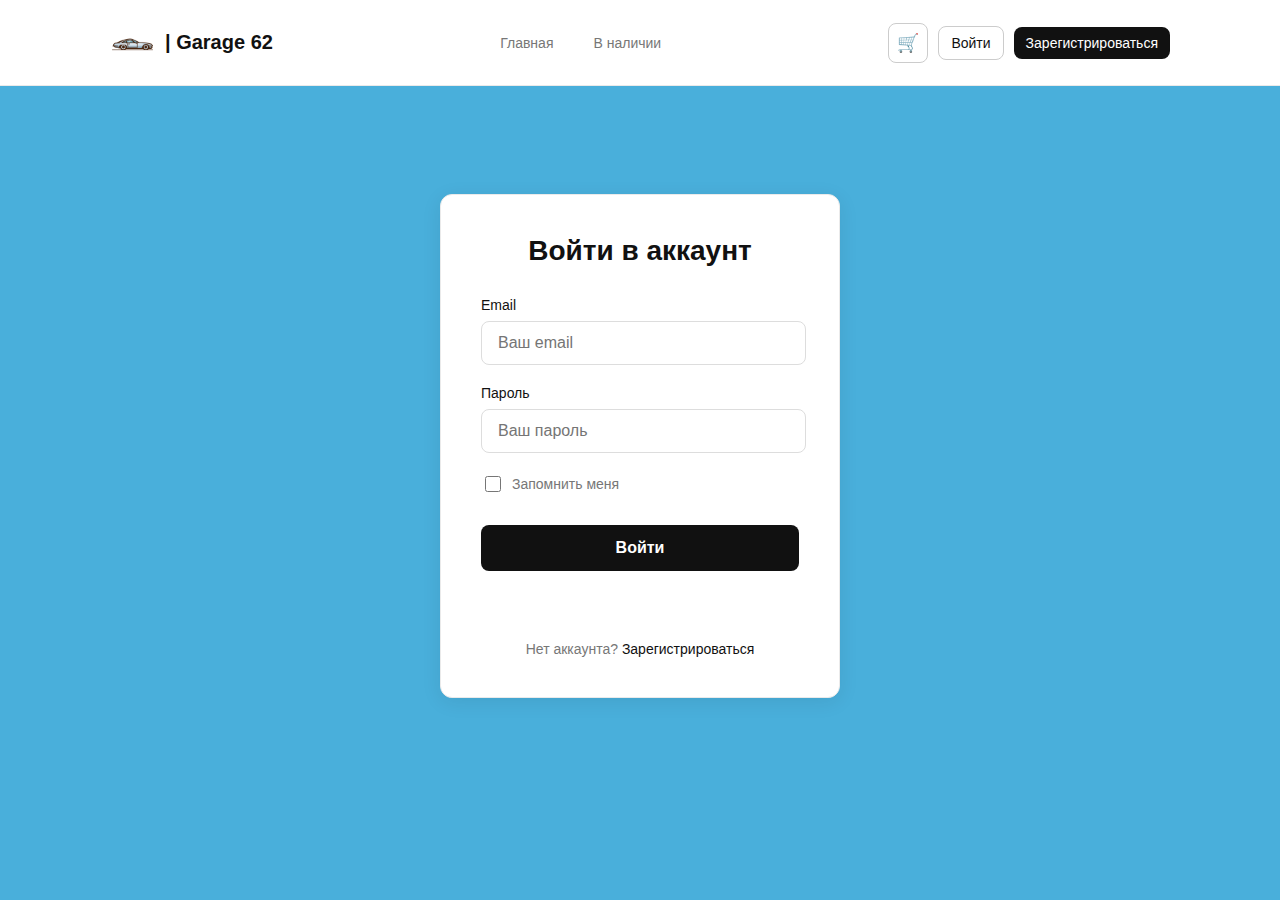
<file: login.html>
<!DOCTYPE html>
<html lang="ru">
<head>
  <meta charset="UTF-8">
  <title>Войти — Garage 62</title>
  <link rel="stylesheet" type="text/css" href="style.min.css">
  <link rel="icon" type="image/x-icon" href="images/62.png">
</head>
<body>
  <header class="site-header">
    <div class="container header-inner">
      <a href="index.html" class="logo"><img src="images/icon.png" alt=""> | Garage 62</a>
      <nav class="main-nav">
        <a href="index.html" class="nav-btn">Главная</a>
        <a href="cars.html" class="nav-btn">В наличии</a>
      </nav>
      <div class="auth">
        <a href="order.html" class="cart-btn" title="Текущий заказ">🛒</button>
        <a href="login.html" class="btn ghost">Войти</a>
        <a href="reg.html" class="btn">Зарегистрироваться</a>
        <div id="userInfo" class="user-info" style="display:none">
          <span id="userName"></span>
          <span id="userRole"></span>
          <button id="logoutBtn" class="btn ghost">Выйти</button>
        </div>
      </div>
    </div>
  </header>

  <main class="container auth-page">
    <div class="auth-container">
      <div class="auth-card">
        <h1>Войти в аккаунт</h1>
        
        <form class="auth-form" id="loginForm" novalidate>
          <div class="form-group">
            <label for="email">Email</label>
            <input type="email" id="email" placeholder="Ваш email" name="email" required>
          </div>
          
          <div class="form-group">
            <label for="password">Пароль</label>
            <div class="password-container">
              <input type="password" id="password" placeholder="Ваш пароль" name="password" required>
            </div>
          </div>
          
          <div class="form-checkbox">
            <input type="checkbox" id="remember">
            <label for="remember">Запомнить меня</label>
          </div>
          
          <button type="submit" class="auth-button">Войти</button>
          <div id="loginMessage"></div>
          <div id="notification"></div>
          
          <div class="auth-footer">
            Нет аккаунта? <a href="reg.html">Зарегистрироваться</a>
          </div>
        </form>
      </div>
    </div>
  </main>
<script src="https://code.jquery.com/jquery-3.7.1.min.js"></script>
<script src="main.min.js"></script>
</body>
</html>
</file>
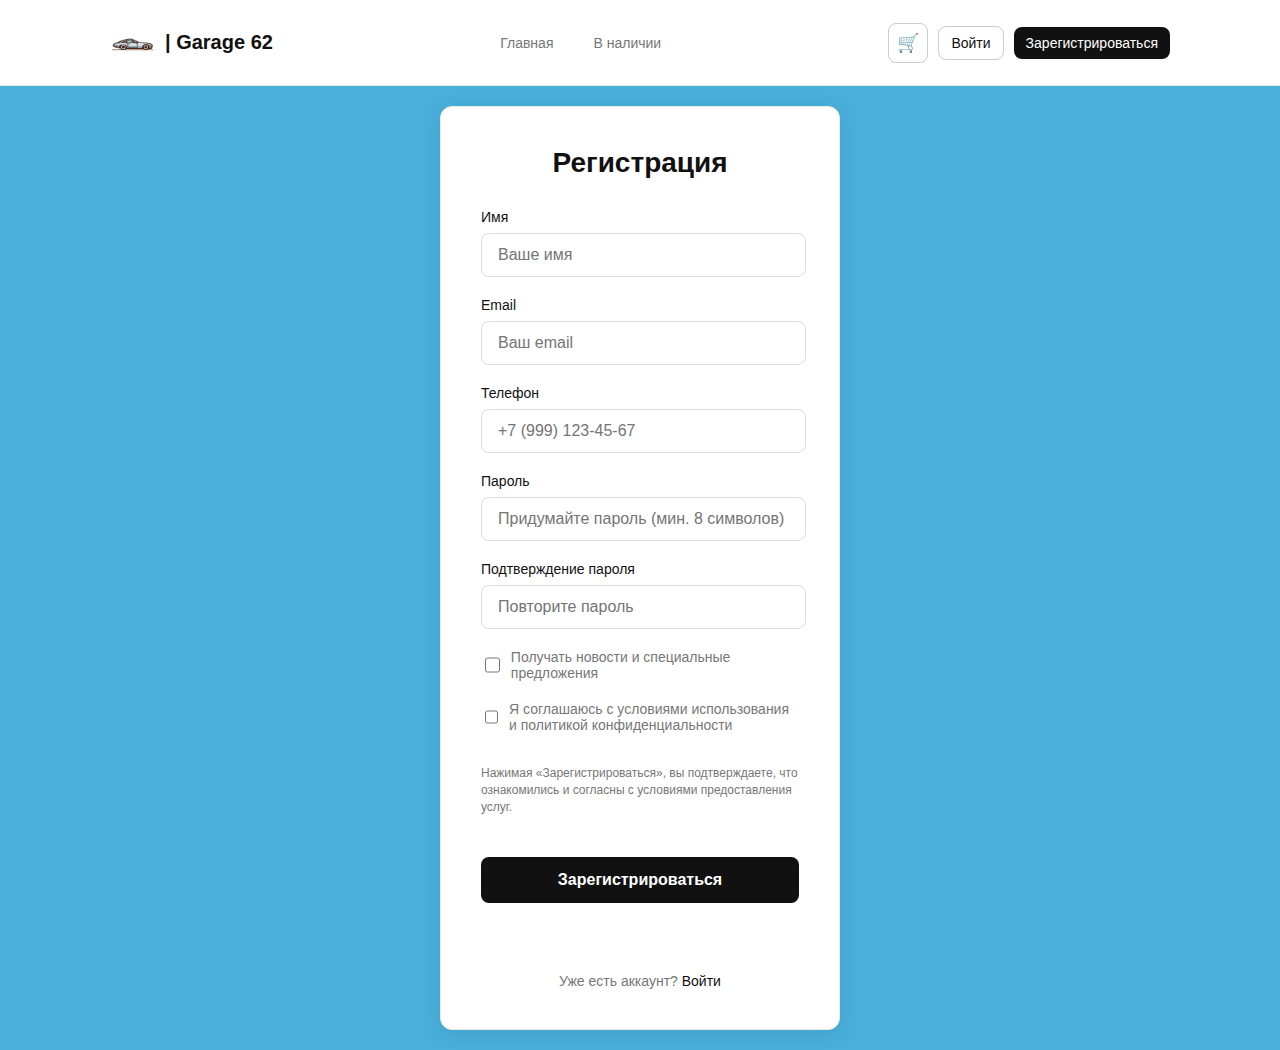
<file: reg.html>
<!DOCTYPE html>
<html lang="ru">
<head>
  <meta charset="UTF-8">
  <title>Регистрация — Garage 62</title>
  <link rel="stylesheet" type="text/css" href="style.min.css">
  <link rel="icon" type="image/x-icon" href="images/62.png">
</head>
<body>
  <header class="site-header">
    <div class="container header-inner">
      <a href="index.html" class="logo"><img src="images/icon.png" alt=""> | Garage 62</a>
      <nav class="main-nav">
        <a href="index.html" class="nav-btn">Главная</a>
        <a href="cars.html" class="nav-btn">В наличии</a>
      </nav>
      <div class="auth">
        <a href="order.html" class="cart-btn" title="Текущий заказ">🛒</button>
        <a href="login.html" class="btn ghost">Войти</a>
        <a href="reg.html" class="btn">Зарегистрироваться</a>
        <div id="userInfo" class="user-info" style="display:none">
          <span id="userName"></span>
          <span id="userRole"></span>
          <button id="logoutBtn" class="btn ghost">Выйти</button>
        </div>
      </div>
    </div>
  </header>

  <main class="container auth-page">
    <div class="auth-container">
      <div class="auth-card">
        <h1>Регистрация</h1>
        
        <form class="auth-form register-form" id="registerForm" novalidate>
          <div class="form-group">
            <label for="name">Имя</label>
            <input type="text" id="name" placeholder="Ваше имя" name="name" required>
          </div>
          
          <div class="form-group">
            <label for="email">Email</label>
            <input type="email" id="email" placeholder="Ваш email" name="email" required>
          </div>
          
          <div class="form-group">
            <label for="phone">Телефон</label>
            <input type="tel" id="phone" placeholder="+7 (999) 123-45-67" name="phone" required>
          </div>
          
          <div class="form-group">
            <label for="password">Пароль</label>
            <div class="password-container">
              <input type="password" id="password" placeholder="Придумайте пароль (мин. 8 символов)" name="password" required>
            </div>
          </div>
          
          <div class="form-group">
            <label for="confirmPassword">Подтверждение пароля</label>
            <div class="password-container">
              <input type="password" id="confirmPassword" placeholder="Повторите пароль" name="confirmPassword" required>
            </div>
          </div>
          
          <div class="form-checkbox">
            <input type="checkbox" id="newsletter">
            <label for="newsletter">Получать новости и специальные предложения</label>
          </div>
          
          <div class="form-checkbox">
            <input type="checkbox" id="terms" required>
            <label for="terms">
              Я соглашаюсь с <a href="#">условиями использования</a> и <a href="#">политикой конфиденциальности</a>
            </label>
          </div>
          
          <p class="terms">
            Нажимая «Зарегистрироваться», вы подтверждаете, что ознакомились и согласны с условиями предоставления услуг.
          </p>
          
          <button type="submit" class="auth-button">Зарегистрироваться</button>
          <div id="regMessage"></div>
          <div id="notification"></div>
          
          <div class="auth-footer">
            Уже есть аккаунт? <a href="login.html">Войти</a>
          </div>
        </form>
      </div>
    </div>
  </main>
  <script src="https://code.jquery.com/jquery-3.7.1.min.js"></script>
<script src="main.min.js"></script>
</body>
</html>
</file>
<file: style.min.css>
:root{--bg:#49afdb;--card:#fff;--accent:#111;--muted:#777;--radius:12px;--container:1100px;--bg2:#50c28d;--bg3:#12b500}.main-grid{display:grid;grid-template-columns:315px 1fr;gap:30px;margin-top:20px}.panel{background:var(--card);border:1px solid #eaeaea;border-radius:var(--radius);padding:18px}.panel .keywords{display:flex;gap:8px;margin-bottom:10px}.panel .keywords input{flex:1;padding:8px 10px;border-radius:8px;border:1px solid #ddd}.panel .add-btn{padding:8px 12px;border-radius:8px;border:1px solid #ccc;background:#fff;cursor:pointer;transition:.2s}.panel .add-btn:hover{background:#f0f0f0}.panel .filter-row{display:flex;flex-direction:column;gap:6px;margin-top:12px}.panel .price-filter{margin-top:8px}.panel .price-filter .price-values{display:flex;justify-content:space-between;font-weight:600;margin-bottom:4px}.panel .price-filter input[type=range]{width:100%}.panel .dropdown{margin-top:12px}.panel .dropdown summary{cursor:pointer;padding:8px;border:1px solid #ddd;border-radius:8px}.panel .dropdown .dropdown-list{margin-top:6px;display:flex;flex-direction:column;gap:6px;padding-left:10px}.panel .pick-up-the-car{display:block;width:100%;margin:30px auto 0;padding:14px 20px;border-radius:10px;background:var(--accent);color:#fff;cursor:pointer;font-size:16px;font-weight:600;text-align:center;transition:.2s}.panel .pick-up-the-car:hover{background:#333}.content{display:flex;flex-direction:column;gap:18px}.content .search-row{display:flex;justify-content:space-between;align-items:center}.content .search{display:flex;gap:6px}.content .search input{padding:8px 12px;border-radius:8px;border:1px solid #ccc;min-width:240px}.content .search .chip,.content .search .icon-btn,.content .search input{cursor:pointer}.content .icon-btn{padding:8px 12px;border-radius:8px;border:1px solid #ccc;background:#fff;transition:.2s}.content .icon-btn:hover{background:#f0f0f0}.content .sort{display:flex;gap:8px;margin-left:auto}.content .chip{padding:6px 12px;border-radius:20px;border:1px solid #ddd;background:#fff;transition:.2s;cursor:pointer}.content .chip:hover{background:#f0f0f0}.content .chip.active{background:#111;color:#fff}.products-grid{display:grid;grid-template-columns:repeat(auto-fill,minmax(220px,1fr));gap:18px}.add-to-order-btn{width:100%;padding:8px 12px;background:var(--accent);color:#fff;border:none;border-radius:6px;font-size:14px;font-weight:500;cursor:pointer;transition:all .2s ease;margin-top:8px}.add-to-order-btn:hover{background:#333;transform:translateY(-1px)}.add-to-order-btn.added,.add-to-order-btn:disabled{background:var(--bg3);color:#fff;cursor:default;transform:none}.add-to-order-btn.added:hover,.add-to-order-btn:disabled:hover{background:var(--bg3);transform:none}.admin-delete-btn{padding:8px 12px;background:var(--accent);color:#fff;border:none;border-radius:6px;font-size:14px;font-weight:500;cursor:pointer;transition:all .2s ease;margin-top:8px;background:#e53935}.card{background:#fff;border:1px solid #eaeaea;border-radius:12px;padding:10px;display:flex;flex-direction:column;gap:8px;position:relative;overflow:hidden;transition:transform .25s ease,box-shadow .25s ease;cursor:pointer}.card:hover{transform:translateY(-6px);box-shadow:0 12px 24px rgba(0,0,0,.12);z-index:10}.card h5{margin:0;font-size:15px}.card .price{font-weight:700;font-size:16px;color:var(--accent)}.card-slider{width:100%;height:120px;position:relative;overflow:hidden;border-radius:8px;margin-bottom:8px}.card-slider .slide{position:absolute;top:0;left:0;width:100%;height:100%;opacity:0;transition:opacity .8s ease}.card-slider .slide img{width:100%;height:100%;object-fit:cover}.card-slider .slide:first-child{opacity:1}.card:hover .card-slider .slide:first-child{animation:cardSlide 7.5s infinite}.card:hover .card-slider .slide:nth-child(2){animation:cardSlide 7.5s infinite 2.5s}.card:hover .card-slider .slide:nth-child(3){animation:cardSlide 7.5s infinite 5s}.card:not(:hover) .card-slider .slide:nth-child(2),.card:not(:hover) .card-slider .slide:nth-child(3){opacity:0}@keyframes cardSlide{0%{opacity:1}28%{opacity:1}33%{opacity:0}100%{opacity:0}}.keyword-chips{display:flex;flex-wrap:wrap;gap:6px;margin-top:10px}.keyword-chip{background:#eee;padding:4px 8px;border-radius:14px;font-size:13px;display:flex;align-items:center;gap:6px}.keyword-chip button{border:none;background:0 0;cursor:pointer;font-weight:700}.order-container{max-width:800px;margin:40px auto;padding:0 20px}.order-header{background:#fff;border-radius:var(--radius);padding:24px;margin-bottom:20px;border:1px solid #eaeaea}.order-header h1{margin:0 0 10px 0;font-size:24px}.order-steps{display:flex;justify-content:space-between;margin-top:30px;position:relative}.order-steps:before{content:'';position:absolute;top:20px;left:50px;right:50px;height:2px;background:#eaeaea;z-index:1}.step{text-align:center;position:relative;z-index:2;flex:1}.step .step-number{width:40px;height:40px;border-radius:50%;background:#fff;border:2px solid #eaeaea;display:flex;align-items:center;justify-content:center;margin:0 auto 10px;font-weight:700}.step.active .step-number{background:var(--accent);border-color:var(--accent);color:#fff}.step.active p{color:var(--accent);font-weight:500}.step.completed .step-number{background:#4caf50;border-color:#4caf50;color:#fff}.step p{margin:0;font-size:12px;color:var(--muted)}.cart-items{background:#fff;border-radius:var(--radius);padding:24px;border:1px solid #eaeaea;margin-bottom:20px}.cart-item{display:flex;align-items:center;padding:15px 0;border-bottom:1px solid #eaeaea}.cart-item:last-child{border-bottom:none}.item-image{width:100px;height:70px;border-radius:8px;overflow:hidden;margin-right:16px}.item-image img{width:100%;height:100%;object-fit:cover}.item-info{flex:1}.item-info h3{margin:0 0 5px 0;font-size:16px}.item-price{font-weight:700;color:var(--accent)}.item-remove{color:#f44336;background:0 0;border:none;cursor:pointer;font-size:14px}.order-summary{background:#fff;border-radius:var(--radius);padding:24px;border:1px solid #eaeaea}.summary-row{display:flex;justify-content:space-between;margin-bottom:10px}.summary-row.summary-total{border-top:2px solid #eaeaea;padding-top:15px;margin-top:15px;font-size:18px;font-weight:700}.order-actions{display:flex;justify-content:space-between;margin-top:30px}.btn-back{padding:12px 24px;border-radius:8px;border:1px solid #ccc;background:#fff;color:var(--accent);text-decoration:none;cursor:pointer}.btn-continue{padding:12px 24px;border-radius:8px;border:none;background:var(--accent);color:#fff;cursor:pointer;font-weight:600}.empty-cart{text-align:center;padding:60px 20px}.empty-cart h2{margin-bottom:20px}.btn-back-to-shop{padding:12px 24px;border-radius:8px;border:none;background:var(--accent);color:#fff;text-decoration:none;display:inline-block;margin-top:20px}.delivery-notification{background:#fff;border-radius:var(--radius);padding:24px;border:1px solid #eaeaea;margin-bottom:20px}.delivery-info{text-align:center}.delivery-info h3{color:#4caf50;margin-bottom:15px;font-size:20px}.delivery-info p{color:#666;margin-bottom:20px;line-height:1.5}.delivery-icon{font-size:60px;margin-bottom:20px}.delivery-details{display:grid;grid-template-columns:repeat(auto-fit,minmax(250px,1fr));gap:20px;margin:30px 0;text-align:left}.detail-item{background:#f9f9f9;padding:20px;border-radius:8px;border:1px solid #eee}.detail-item strong{color:#333;font-size:16px;margin-bottom:10px;display:block}.detail-item p{margin:10px 0 0 0;color:#555}.delivery-instruction{background:#f0f9ff;border:2px solid #b3e5fc;border-radius:12px;padding:20px;margin:30px 0;text-align:left}.delivery-instruction strong{color:#0288d1;font-size:16px;display:block;margin-bottom:15px}.delivery-instruction ol{margin:0;padding-left:20px}.delivery-instruction ol li{margin-bottom:10px;color:#555}.delivery-instruction ol li:last-child{margin-bottom:0}.delivery-note{background:#f9f9f9;padding:20px;border-radius:8px;border:2px solid var(--bg2);margin-top:20px}.delivery-note p{margin:0;font-style:italic;color:#666}.item-qty{margin-right:20px;display:flex;align-items:center;gap:8px}.qty-btn{width:28px;height:28px;border-radius:6px;border:1px solid #ccc;cursor:pointer}@media (max-width:900px){.main-grid{grid-template-columns:1fr}.page-footer{grid-template-columns:1fr}.order-steps{flex-direction:column;align-items:center;gap:20px}.order-steps:before{display:none}.order-actions{flex-direction:column;gap:10px}.order-actions .btn-back,.order-actions .btn-continue{width:100%;text-align:center}.cart-item{flex-direction:column;text-align:center}.cart-item .item-image{margin-right:0;margin-bottom:10px}.cart-item .item-info{margin-bottom:10px}.delivery-details{grid-template-columns:1fr}.delivery-icon{font-size:50px}.delivery-info h3{font-size:18px}}.auth-page{min-height:80vh;display:flex;align-items:center;justify-content:center;padding:40px 20px}.auth-container{max-width:400px;width:100%}.auth-card{background:#fff;border-radius:var(--radius);padding:40px;border:1px solid #eaeaea;box-shadow:0 4px 20px rgba(0,0,0,.08)}.auth-card h1{margin:0 0 30px 0;font-size:28px;text-align:center}.auth-form{display:flex;flex-direction:column;gap:20px}.form-group{display:flex;flex-direction:column;gap:8px}.form-group label{font-weight:500;font-size:14px;color:var(--accent)}.form-group input{width:325px;padding:12px 16px;border-radius:8px;border:1px solid #ddd;box-sizing:border-box;font-size:16px;transition:.2s}.form-group input:focus{outline:0;border-color:var(--accent);box-shadow:0 0 0 3px rgba(0,0,0,.05)}.form-group input:hover{border-color:#aaa}.password-container{position:relative}.form-checkbox{display:flex;align-items:center;gap:8px;font-size:14px;color:var(--muted)}.form-checkbox input[type=checkbox]{width:16px;height:16px}.auth-button{padding:14px;border-radius:8px;border:none;background:var(--accent);color:#fff;font-size:16px;font-weight:600;cursor:pointer;transition:.2s;margin-top:10px}.auth-button:hover{background:#333}.auth-button:disabled{opacity:.6;cursor:not-allowed}.auth-footer{text-align:center;margin-top:30px;font-size:14px;color:var(--muted)}.auth-footer a{color:var(--accent);text-decoration:none;font-weight:500}.auth-footer a:hover{text-decoration:underline}.register-form .terms{font-size:12px;color:var(--muted);line-height:1.4}.register-form .terms a{color:var(--accent);text-decoration:none}.register-form .terms a:hover{text-decoration:underline}#notification{position:fixed;bottom:-200px;right:20px;background-color:var(--bg2);padding:15px 25px;font-size:20pt;color:#000;border-radius:10px;transition:bottom .8s ease-in-out;z-index:1000}#notification.show{bottom:20px}input.error{border:2px solid #e53935;background:rgba(229,57,53,.05)}input.valid{border:2px solid #43a047}#loginMessage,#regMessage,.form-checkbox.error{color:#e53935}.hero-section{border-radius:var(--radius);padding:60px 40px;margin-bottom:40px;position:relative;overflow:hidden;height:500px;display:flex;align-items:center}.hero-slider{position:absolute;top:0;left:0;width:100%;height:100%;z-index:1}.hero-slide{position:absolute;top:0;left:0;width:100%;height:100%;background-size:cover;background-position:center;background-repeat:no-repeat;opacity:0;animation:slideShow 25s infinite;animation-timing-function:ease-in-out}.hero-slide:first-child{animation-delay:0s}.hero-slide:nth-child(2){animation-delay:5s}.hero-slide:nth-child(3){animation-delay:10s}.hero-slide:nth-child(4){animation-delay:15s}.hero-slide:nth-child(5){animation-delay:20s}.hero-slide img{width:100%;height:100%;object-fit:cover}.hero-overlay{position:absolute;top:0;left:0;width:100%;height:100%;background:linear-gradient(90deg,rgba(0,0,0,.8) 0,rgba(0,0,0,.5) 50%,rgba(0,0,0,.2) 100%);z-index:2}.hero-content{max-width:600px;position:relative;z-index:3;color:#fff;margin-left:20px;margin-right:20px}.hero-content h1{font-size:42px;margin:0 0 20px 0;line-height:1.2;text-shadow:2px 2px 4px rgba(0,0,0,.5)}.hero-content p{font-size:18px;margin-bottom:30px;opacity:.9;max-width:500px;text-shadow:1px 1px 2px rgba(0,0,0,.5)}@keyframes slideShow{0%{opacity:0}5%{opacity:1}20%{opacity:1}25%{opacity:0}100%{opacity:0}}.cta-buttons{display:flex;gap:15px}.cta-buttons .btn-primary{padding:14px 28px;background:#fff;color:#111;border:none;border-radius:8px;font-weight:600;font-size:16px;cursor:pointer;transition:.3s}.cta-buttons .btn-primary:hover{background:#f0f0f0;transform:translateY(-2px)}.cta-buttons .btn-secondary{padding:14px 28px;background:0 0;color:#fff;border:2px solid rgba(255,255,255,.3);border-radius:8px;font-weight:600;font-size:16px;cursor:pointer;transition:.3s}.cta-buttons .btn-secondary:hover{background:rgba(255,255,255,.1);border-color:rgba(255,255,255,.5)}.features-section{margin:60px 0}.section-title{text-align:center;margin-bottom:40px}.section-title h2{font-size:32px;margin:0 0 10px 0}.section-title p{color:var(--muted);max-width:600px;margin:0 auto}.features-grid{display:grid;grid-template-columns:repeat(auto-fit,minmax(280px,1fr));gap:30px}.feature-card{background:#fff;border-radius:var(--radius);padding:30px;border:1px solid #eaeaea;transition:transform .3s ease}.feature-card:hover{transform:translateY(-5px);box-shadow:0 10px 30px rgba(0,0,0,.1)}.feature-card .feature-icon{width:60px;height:60px;background:var(--bg2);border-radius:12px;display:flex;align-items:center;justify-content:center;margin-bottom:20px;font-size:24px}.feature-card h3{margin:0 0 15px 0;font-size:20px}.feature-card p{color:var(--muted);line-height:1.6}.brands-section{background:#fff;border-radius:var(--radius);padding:40px;margin:60px 0;border:1px solid #eaeaea}.brands-grid{display:grid;grid-template-columns:repeat(auto-fit,minmax(150px,1fr));gap:30px;align-items:center}.brands-grid .brand-logo{text-align:center;font-size:24px;font-weight:700;color:var(--muted);opacity:.7;transition:opacity .3s}.brands-grid .brand-logo:hover{opacity:1}.stats-section{display:grid;grid-template-columns:repeat(auto-fit,minmax(200px,1fr));gap:30px;margin:60px 0}.stat-card{text-align:center}.stat-card .stat-number{font-size:48px;font-weight:700;color:var(--accent);margin-bottom:10px}.stat-card .stat-label{color:var(--muted);font-size:16px}.testimonials-section{background:#fff;border-radius:var(--radius);padding:40px;margin:60px 0;border:1px solid #eaeaea}.testimonial{max-width:800px;margin:0 auto;text-align:center}.testimonial .testimonial-text{font-size:20px;font-style:italic;margin-bottom:30px;line-height:1.6}.testimonial .testimonial-author{display:flex;align-items:center;justify-content:center;gap:15px}.testimonial .testimonial-author .author-avatar{width:50px;height:50px;border-radius:50%;background:var(--bg2)}.testimonial .testimonial-author .author-info{text-align:left}.testimonial .testimonial-author .author-info .author-name{font-weight:700;margin:0}.testimonial .testimonial-author .author-info .author-role{color:var(--muted);margin:0;font-size:14px}.news-section{margin:60px 0}.news-grid{display:grid;grid-template-columns:repeat(auto-fit,minmax(300px,1fr));gap:30px}.news-card{background:#fff;border-radius:var(--radius);overflow:hidden;border:1px solid #eaeaea}.news-card .news-image{height:200px;background:var(--bg2);display:flex;align-items:center;justify-content:center;font-size:48px}.news-card .news-content{padding:25px}.news-card .news-content .news-date{color:var(--muted);font-size:14px;margin-bottom:10px}.news-card .news-content h3{margin:0 0 15px 0;font-size:18px}.news-card .news-content p{color:var(--muted);margin-bottom:20px;line-height:1.6}.news-card .news-content .read-more{color:var(--accent);text-decoration:none;font-weight:500}.news-card .news-content .read-more:hover{text-decoration:underline}.call-to-action{background:linear-gradient(135deg,var(--accent) 0,#333 100%);color:#fff;border-radius:var(--radius);padding:60px 40px;text-align:center;margin:60px 0}.call-to-action h2{font-size:36px;margin:0 0 20px 0}.call-to-action p{font-size:18px;margin-bottom:30px;opacity:.9;max-width:600px;margin-left:auto;margin-right:auto}.call-to-action .btn-cta{padding:16px 32px;background:#fff;color:#111;border:none;border-radius:8px;font-weight:600;font-size:18px;cursor:pointer;transition:.3s}.call-to-action .btn-cta:hover{background:#f0f0f0;transform:scale(1.05)}*{box-sizing:border-box}body{margin:0;font-family:Inter,sans-serif;background:var(--bg);color:var(--accent)}.container{max-width:var(--container);margin:0 auto;padding:20px}a{text-decoration:none;color:inherit}.site-header{background:#fff;border-bottom:1px solid #eaeaea}.site-header .header-inner{display:flex;align-items:center;justify-content:space-between;gap:20px}.site-header .logo{display:flex;align-items:center;gap:10px;font-weight:700;font-size:20px;cursor:pointer}.site-header .logo img{width:45px;height:45px;object-fit:contain}.site-header .main-nav{display:flex;gap:10px}.site-header .main-nav .nav-btn{padding:8px 14px;text-decoration:none;color:var(--muted);border-radius:999px;font-size:14px;border:1px solid transparent;transition:.2s;cursor:pointer}.site-header .main-nav .nav-btn:hover{background:#f0f0f0;color:var(--accent)}.site-header .main-nav .nav-btn.active{background:#e5e5e5;border-color:#ccc;color:var(--accent)}.site-header .cart-btn{width:40px;height:40px;border-radius:8px;border:1px solid #ccc;background:#fff;cursor:pointer;font-size:18px;display:flex;align-items:center;justify-content:center;transition:.2s;text-decoration:none}.site-header .cart-btn:hover{background:#f0f0f0}.site-header .auth{display:flex;gap:10px;align-items:center}.site-header .auth .btn{padding:8px 12px;border-radius:8px;background:var(--accent);color:#fff;text-decoration:none;font-size:14px;transition:.2s;cursor:pointer}.site-header .auth .btn:hover{opacity:.85}.site-header .auth .btn.ghost{background:0 0;color:var(--accent);border:1px solid #ccc}.site-header .auth .btn.ghost:hover{background:#f0f0f0}.page-footer{display:grid;grid-template-columns:1fr 1fr 260px;gap:20px;background:#fff;border:1px solid #eaeaea;border-radius:12px;padding:16px}.page-footer h6{margin-top:0;font-size:17px}.page-footer ul{padding-left:18px;margin:0}.page-footer .map-img{width:100%;border-radius:8px}.page-footer .company ul{list-style-type:square}
</file>
